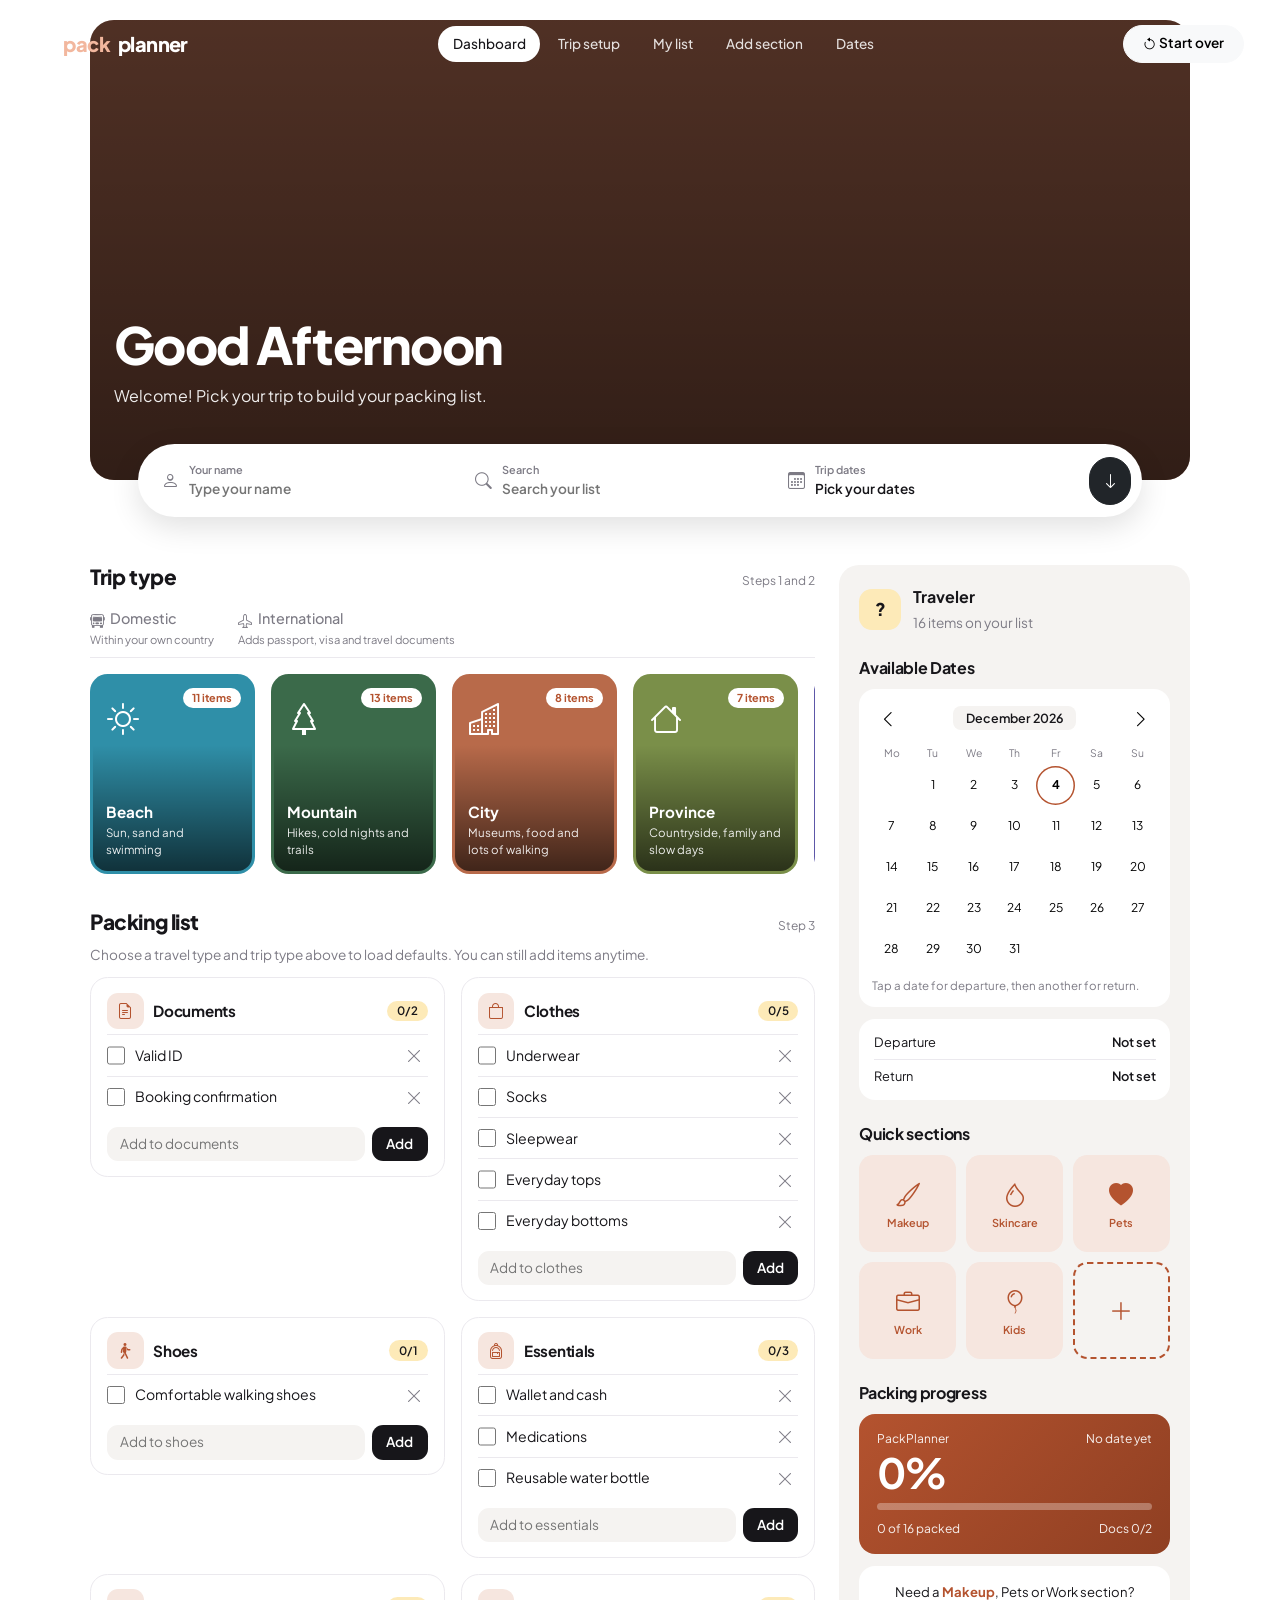
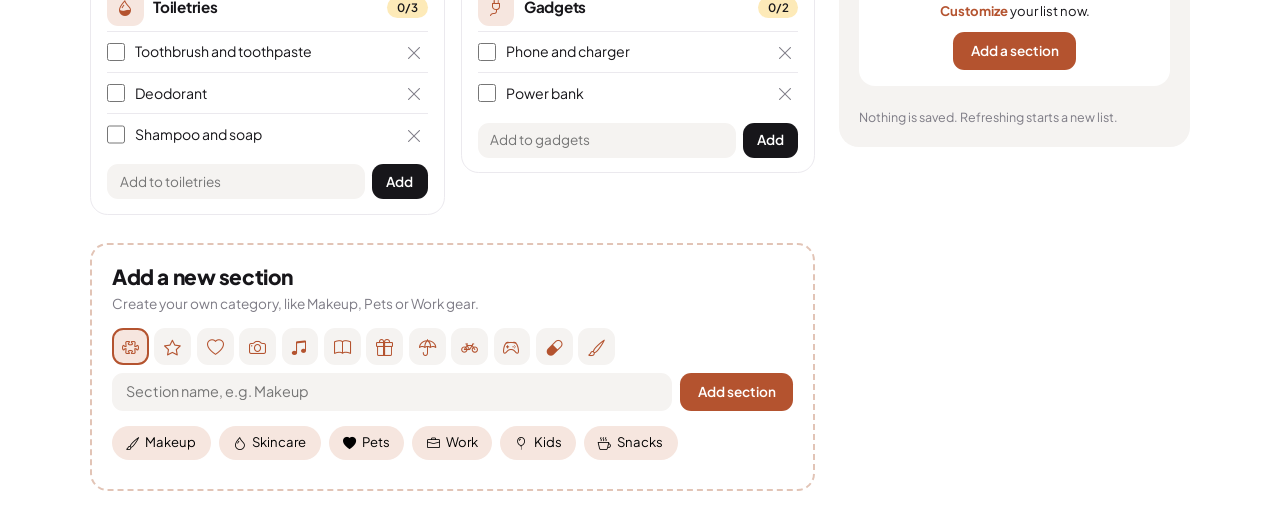
<file: activity-02-json/index.html>
<!doctype html>
<html lang="en">
<head>
  <meta charset="utf-8">
  <meta name="viewport" content="width=device-width, initial-scale=1">
  <title>PackPlanner</title>
  <link rel="preconnect" href="https://fonts.googleapis.com">
  <link rel="preconnect" href="https://fonts.gstatic.com" crossorigin>
  <link href="https://fonts.googleapis.com/css2?family=Plus+Jakarta+Sans:wght@400;500;600;700;800&display=swap" rel="stylesheet">
  <link href="https://cdn.jsdelivr.net/npm/bootstrap@5.3.8/dist/css/bootstrap.min.css" rel="stylesheet"
    integrity="sha384-sRIl4kxILFvY47J16cr9ZwB07vP4J8+LH7qKQnuqkuIAvNWLzeN8tE5YBujZqJLB" crossorigin="anonymous">
  <link href="https://cdn.jsdelivr.net/npm/bootstrap-icons@1.11.3/font/bootstrap-icons.min.css" rel="stylesheet">
  <link href="assets/style.css" rel="stylesheet">
</head>
<body>
  <div class="page container-xl">

    <!-- HERO + NAV -->
    <header class="hero" id="top">
      <div class="nav-shell">
        <nav class="navbar navbar-expand-lg navbar-dark site-nav" id="siteNav" aria-label="Main">
          <a class="navbar-brand logo d-flex align-items-center gap-2" href="#top">
            <i class="bi bi-geo-alt-fill" aria-hidden="true"></i> <span>pack</span>planner
          </a>
          <button class="navbar-toggler border-0" type="button" data-bs-toggle="collapse" data-bs-target="#menu"
            aria-controls="menu" aria-expanded="false" aria-label="Toggle menu">
            <span class="navbar-toggler-icon"></span>
          </button>
          <div class="collapse navbar-collapse" id="menu">
            <ul class="navbar-nav mx-auto gap-lg-1 py-2 py-lg-0">
              <li class="nav-item"><button class="nav-btn active" data-go="top"> Dashboard</button></li>
              <li class="nav-item"><button class="nav-btn" data-go="plan"> Trip setup</button></li>
              <li class="nav-item"><button class="nav-btn" data-go="list"> My list</button></li>
              <li class="nav-item"><button class="nav-btn" data-go="addSec"> Add section</button></li>
              <li class="nav-item"><button class="nav-btn" data-go="dates"> Dates</button></li>
            </ul>
            <button class="btn btn-light btn-pill" id="btnReset" type="button">
              <i class="bi bi-arrow-counterclockwise" aria-hidden="true"></i> Start over
            </button>
          </div>
        </nav>
      </div>

      <div class="hero-copy px-3 px-md-4">
        <h1 id="greeting"></h1>
        <p id="greetSub"></p>
      </div>
    </header>

    <!-- FLOATING BAR: name, search, dates -->
    <div class="planner" role="search">
      <div class="row g-2 align-items-center">
        <div class="col-6 col-lg">
          <label class="field" for="nameInput">
            <i class="bi bi-person" aria-hidden="true"></i>
            <span><small>Your name</small>
              <input id="nameInput" maxlength="20" placeholder="Type your name" autocomplete="given-name"></span>
          </label>
        </div>
        <div class="col-6 col-lg">
          <label class="field" for="search">
            <i class="bi bi-search" aria-hidden="true"></i>
            <span><small>Search</small>
              <input id="search" type="search" placeholder="Search your list"></span>
          </label>
        </div>
        <div class="col-12 col-lg">
          <button type="button" class="field text-start border-0" data-go="dates">
            <i class="bi bi-calendar3" aria-hidden="true"></i>
            <span><small>Trip dates</small><b id="barDates">Pick your dates</b></span>
          </button>
        </div>
        <div class="col-12 col-lg-auto">
          <button class="btn btn-dark btn-go w-100" type="button" data-go="list" aria-label="Go to my list">
            <i class="bi bi-arrow-down" aria-hidden="true"></i><span class="ms-2 d-lg-none">Go to my list</span>
          </button>
        </div>
      </div>
    </div>

    <div class="row g-4 mt-0">
      <main class="col-lg-8 center">

        <section class="block" id="plan">
          <div class="row-h">
            <h2>Trip type</h2><span class="step-tag">Steps 1 and 2</span>
          </div>
          <div class="tabs" id="travelTabs" role="group" aria-label="Travel type"></div>
          <div class="trip-track" id="tripTrack"></div>
        </section>

        <section class="block" id="list">
          <div class="row-h">
            <h2>Packing list</h2><span class="step-tag">Step 3</span>
          </div>
          <p class="sub" id="listSub"></p>
          <div id="doneBanner"></div>
          <div class="cat-grid" id="catGrid"></div>
        </section>

        <section class="block add-sec" id="addSec">
          <h2>Add a new section</h2>
          <p class="sub">Create your own category, like Makeup, Pets or Work gear.</p>
          <form id="secForm" class="sec-form">
            <div class="icon-pick" id="iconPick" role="radiogroup" aria-label="Section icon"></div>
            <input class="in grow" id="secName" maxlength="30" placeholder="Section name, e.g. Makeup" aria-label="Section name">
            <button class="btn-p" type="submit">Add section</button>
          </form>
          <div class="chips" id="chips"></div>
          <p class="note" id="secMsg" role="status"></p>
        </section>
      </main>

      <aside class="col-lg-4">
        <div class="right">
          <div class="profile">
            <span class="avatar" id="avatar">?</span>
            <div>
              <strong id="profileName">Traveler</strong>
              <div class="sub" id="profileSub"></div>
            </div>
          </div>

          <h3 id="dates">Available Dates</h3>
          <div class="cal" id="calendar"></div>
          <div class="tl" id="timeline"></div>

          <h3>Quick sections</h3>
          <div class="tiles" id="tiles"></div>

          <h3>Packing progress</h3>
          <div class="pcard">
            <div class="pc-top"><span>PackPlanner</span><span id="pcDays"></span></div>
            <div class="pc-big" id="bigPct">0%</div>
            <div class="pc-bar"><span id="barFill"></span></div>
            <div class="pc-foot"><span id="packText"></span><span id="docsText"></span></div>
          </div>

          <div class="promo">
            <p>Need a <b>Makeup</b>, Pets or Work section? <b>Customize</b> your list now.</p>
            <button class="btn-p" type="button" data-go="addSec">Add a section</button>
          </div>
          <p class="note">Nothing is saved. Refreshing starts a new list.</p>
        </div>
      </aside>
    </div>
  </div>

  <script src="https://cdn.jsdelivr.net/npm/bootstrap@5.3.8/dist/js/bootstrap.bundle.min.js"
    integrity="sha384-FKyoEForCGlyvwx9Hj09JcYn3nv7wiPVlz7YYwJrWVcXK/BmnVDxM+D2scQbITxI"
    crossorigin="anonymous"></script>
  <script src="assets/script.js"></script>
</body>
</html>
</file>
<file: activity-02-json/assets/style.css>
:root {
  --p: #b4532f; --p-dark: #96411f; --p-soft: #f6e6df; --ink: #17161a; --muted: #7d7b85;
  --line: #ebe9ee; --panel: #f5f3f1; --mint: #dff1e6; --amber: #fdeab8;
}
body { background: #fff; color: var(--ink); font-family: "Plus Jakarta Sans", system-ui, sans-serif; }
.page { padding: .75rem; }
button, input, select { font-family: inherit; }
button:focus-visible, input:focus-visible, a:focus-visible { outline: 3px solid var(--p); outline-offset: 2px; }
h1, h2, h3, h5 { margin: 0; letter-spacing: -.02em; }
h2 { font-size: 1.3rem; font-weight: 800; }
.sub { color: var(--muted); font-size: .85rem; margin: .25rem 0 0; }
.note { font-size: .78rem; color: var(--muted); margin: .6rem 0 0; }
.bi { vertical-align: -.125em; }

/* Hero */
.hero { position: relative; min-height: 400px; border-radius: 1.5rem; overflow: hidden; background: #7a4a38 center / cover no-repeat;
  display: flex; flex-direction: column; justify-content: space-between; padding-bottom: 4.5rem; }
.hero::before { content: ""; position: absolute; inset: 0; background: linear-gradient(180deg, rgba(0,0,0,.35), rgba(0,0,0,.6)); }
.hero > * { position: relative; }
.logo { font-weight: 800; letter-spacing: -.03em; color: #fff; }
.logo span { color: #f2b79e; }
.nav-btn { border: 0; background: none; color: rgba(255,255,255,.85); padding: .5rem .9rem; border-radius: 999px; font-size: .85rem; font-weight: 500; width: 100%; text-align: left; }
.nav-btn .bi { margin-right: .35rem; }
.nav-btn:hover { background: rgba(255,255,255,.15); color: #fff; }
.nav-btn.active { background: #fff; color: var(--ink); }
.btn-pill { border-radius: 999px; padding: .45rem 1.2rem; font-size: .85rem; font-weight: 600; }
.hero-copy { color: #fff; margin-top: 3rem; max-width: 620px; }
.hero-copy h1 { font-size: clamp(2rem, 6.5vw, 3.2rem); font-weight: 800; line-height: 1.05; letter-spacing: -.03em; }
.hero-copy p { margin: .75rem 0 0; opacity: .92; }

/* Floating bar */
.planner { position: relative; z-index: 2; background: #fff; border-radius: 1.25rem; box-shadow: 0 10px 30px rgba(0,0,0,.12); padding: .75rem; margin: -3.25rem .5rem 1.5rem; }
.field { display: flex; align-items: center; gap: .6rem; background: var(--panel); border-radius: .9rem; padding: .55rem .8rem; width: 100%; color: var(--ink); cursor: pointer; }
.field > .bi { color: var(--muted); font-size: 1.05rem; }
.field > span { display: flex; flex-direction: column; min-width: 0; flex: 1; }
.field small { font-size: .68rem; color: var(--muted); font-weight: 600; }
.field input { border: 0; background: transparent; padding: 0; font-size: .85rem; font-weight: 600; width: 100%; outline: none; }
.field b { font-size: .85rem; font-weight: 600; white-space: nowrap; overflow: hidden; text-overflow: ellipsis; }
.btn-go { border-radius: 999px; height: 3rem; display: inline-flex; align-items: center; justify-content: center; }

/* Main */
.center { min-width: 0; }
.block { margin-top: 1.75rem; scroll-margin-top: 1rem; }
.center .block:first-child { margin-top: 0; }
.row-h { display: flex; align-items: baseline; justify-content: space-between; margin-bottom: .6rem; }
.step-tag { font-size: .75rem; color: var(--muted); }
.btn-p { background: var(--p); color: #fff; border: 0; border-radius: .7rem; padding: .55rem 1.1rem; font-size: .85rem; font-weight: 600; }
.btn-p:hover { background: var(--p-dark); }

.tabs { display: flex; gap: 1.5rem; border-bottom: 1px solid var(--line); margin-bottom: 1rem; overflow-x: auto; }
.tab { border: 0; background: none; padding: .5rem 0; color: var(--muted); font-size: .9rem; font-weight: 500; border-bottom: 2px solid transparent; margin-bottom: -1px; text-align: left; white-space: nowrap; }
.tab.on { color: var(--ink); font-weight: 700; border-bottom-color: var(--p); }
.tab small { display: block; font-size: .7rem; font-weight: 400; }
.tab .bi { margin-right: .25rem; }
.tab:hover { color: var(--p); }

.trip-track { display: grid; grid-auto-flow: column; grid-auto-columns: minmax(165px, 1fr); gap: 1rem; overflow-x: auto; padding-bottom: .5rem; scroll-snap-type: x proximity; }
.dest { height: 200px; border: 3px solid transparent; border-radius: 1.1rem; color: #fff; text-align: left; position: relative; overflow: hidden; scroll-snap-align: start;
  display: flex; flex-direction: column; justify-content: flex-end; padding: .8rem; background-size: cover; background-position: center; }
.dest::before { content: ""; position: absolute; inset: 0; background: linear-gradient(180deg, transparent 35%, rgba(0,0,0,.65)); }
.dest > * { position: relative; }
.dest.sel { border-color: var(--p); box-shadow: 0 0 0 3px #fff inset; }
.dest .big-e { position: absolute; top: .8rem; left: .9rem; font-size: 2rem; }
.dest .pill { position: absolute; top: .7rem; right: .7rem; background: #fff; color: var(--p); font-size: .68rem; font-weight: 700; padding: .1rem .55rem; border-radius: 999px; }
.dest strong { font-size: .95rem; } .dest small { font-size: .72rem; opacity: .92; }
.g0 { background-color: #2f8fa8; } .g1 { background-color: #3b6a4a; } .g2 { background-color: #b86a4a; } .g3 { background-color: #7a8f49; } .g4 { background-color: #5d57a8; }

.cat-grid { display: grid; grid-template-columns: repeat(2, minmax(0, 1fr)); gap: 1rem; margin-top: .75rem; }
.cat { border: 1px solid var(--line); border-radius: 1.1rem; padding: .9rem 1rem; background: #fff; align-self: start; }
.cat-head { display: flex; align-items: center; gap: .6rem; margin-bottom: .3rem; }
.cat-ico { width: 2.3rem; height: 2.3rem; display: grid; place-items: center; background: var(--p-soft); border-radius: .7rem; color: var(--p); }
.cat-head h5 { flex: 1; font-size: .95rem; font-weight: 700; }
.tag { font-size: .72rem; font-weight: 600; border-radius: 999px; padding: .1rem .6rem; background: var(--amber); }
.tag.done { background: var(--mint); }
.item-row { display: flex; align-items: center; gap: .6rem; padding: .5rem 0; border-top: 1px solid var(--line); font-size: .88rem; }
.item-row input { width: 1.15rem; height: 1.15rem; margin: 0; accent-color: var(--p); cursor: pointer; flex: none; }
.item-row label { flex: 1; cursor: pointer; }
.item-row input:checked + label { text-decoration: line-through; color: var(--muted); }
.x { border: 0; background: none; color: var(--muted); font-size: 1rem; line-height: 1; padding: .2rem .35rem; }
.x:hover { color: #c0392b; }
.empty { font-size: .85rem; color: var(--muted); padding: .5rem 0; }
.add-form { display: flex; gap: .4rem; margin-top: .6rem; }
.add-form input { border: 0; background: var(--panel); border-radius: .7rem; padding: .45rem .8rem; font-size: .85rem; flex: 1; min-width: 0; }
.add-form button { border: 0; background: var(--ink); color: #fff; border-radius: .7rem; padding: .45rem .9rem; font-size: .85rem; font-weight: 600; }
.done-banner { background: var(--mint); border-radius: .9rem; padding: .7rem 1rem; margin-top: .75rem; font-size: .9rem; }

.add-sec { border: 2px dashed #e2c4b6; border-radius: 1.1rem; padding: 1.25rem; }
.sec-form { display: flex; flex-wrap: wrap; gap: .5rem; margin: .9rem 0; }
.in { border: 0; background: var(--panel); border-radius: .7rem; padding: .5rem .9rem; font-size: .9rem; min-width: 0; }
.grow { flex: 1 1 180px; }
.icon-pick { display: flex; flex-wrap: wrap; gap: .35rem; flex-basis: 100%; }
.icon-btn { width: 2.3rem; height: 2.3rem; border: 2px solid transparent; border-radius: .7rem; background: var(--panel); color: var(--p); font-size: 1.05rem; }
.icon-btn:hover { background: var(--p-soft); }
.icon-btn.on { border-color: var(--p); background: var(--p-soft); }
.chips { display: flex; flex-wrap: wrap; gap: .5rem; }
.chip { border: 0; background: var(--p-soft); border-radius: 999px; padding: .4rem .9rem; font-size: .82rem; }
.chip:hover { background: var(--p); color: #fff; }
.chip .bi { margin-right: .25rem; }

/* Right panel */
.right { background: var(--panel); border-radius: 1.25rem; padding: 1.25rem; display: flex; flex-direction: column; gap: .75rem; }
.right h3 { font-size: 1rem; font-weight: 700; margin-top: .75rem; }
.profile { display: flex; gap: .75rem; align-items: center; }
.avatar { width: 2.6rem; height: 2.6rem; border-radius: .8rem; background: var(--amber); display: grid; place-items: center; font-weight: 800; font-size: 1.1rem; flex: none; }
.cal { background: #fff; border-radius: 1rem; padding: .8rem; }
.cal-head { display: flex; align-items: center; justify-content: space-between; margin-bottom: .5rem; }
.cal-month { background: var(--panel); border-radius: .5rem; padding: .15rem .8rem; font-size: .78rem; font-weight: 600; }
.cal-nav { border: 0; background: none; font-size: 1.1rem; width: 2rem; height: 2rem; border-radius: 50%; }
.cal-nav:hover { background: var(--p-soft); }
.cal-grid { display: grid; grid-template-columns: repeat(7, 1fr); gap: 2px; text-align: center; }
.cal-dow { font-size: .65rem; color: var(--muted); padding: .2rem 0; }
.cal-day { border: 0; background: none; aspect-ratio: 1; border-radius: 50%; font-size: .75rem; padding: 0; }
.cal-day:hover { background: var(--p-soft); }
.cal-day.today { box-shadow: inset 0 0 0 1.5px var(--p); font-weight: 700; }
.cal-day.range { background: var(--p-soft); border-radius: 0; }
.cal-day.edge { background: var(--p); color: #fff; border-radius: 50%; }
.cal-hint { font-size: .72rem; color: var(--muted); margin: .5rem 0 0; }
.tl { background: #fff; border-radius: 1rem; padding: .4rem .9rem; }
.tl-row { display: flex; justify-content: space-between; gap: .75rem; padding: .45rem 0; border-top: 1px solid var(--line); font-size: .8rem; }
.tl-row:first-child { border-top: 0; } .tl-row span:last-child { font-weight: 600; text-align: right; }

.tiles { display: grid; grid-template-columns: repeat(3, 1fr); gap: .6rem; }
.tile { aspect-ratio: 1; border: 0; border-radius: .9rem; background: var(--p-soft); display: flex; flex-direction: column; align-items: center; justify-content: center; gap: .2rem; font-size: .68rem; color: var(--p); font-weight: 600; }
.tile .bi { font-size: 1.5rem; } .tile:hover { background: var(--p); color: #fff; }
.tile.plus { background: none; border: 2px dashed var(--p); }

.pcard { background: linear-gradient(135deg, #b4532f, #8f3f22); color: #fff; border-radius: 1rem; padding: 1rem 1.1rem; }
.pc-top, .pc-foot { display: flex; justify-content: space-between; gap: .5rem; font-size: .75rem; opacity: .92; }
.pc-big { font-size: 2.6rem; font-weight: 700; letter-spacing: -.04em; line-height: 1.2; }
.pc-bar { height: .45rem; background: rgba(255,255,255,.3); border-radius: 999px; margin: .3rem 0 .6rem; }
.pc-bar span { display: block; height: 100%; width: 0; background: #fff; border-radius: 999px; transition: width .25s; }
.promo { background: #fff; border-radius: 1rem; padding: 1rem; text-align: center; font-size: .82rem; }
.promo p { margin-bottom: .7rem; } .promo b { color: var(--p); }

@media (min-width: 992px) {
  .page { padding: 1.25rem; }
  .hero { min-height: 460px; }
  .nav-btn { width: auto; }
  .planner { margin: -2.25rem 3rem 1.5rem; border-radius: 999px; padding: .6rem .7rem; }
  .field { background: transparent; }
}
@media (min-width: 768px) and (max-width: 991.98px) { .tiles { grid-template-columns: repeat(4, 1fr); } }
@media (max-width: 767.98px) { .cat-grid { grid-template-columns: 1fr; } .hero-copy { margin-top: 2rem; } }
@media (prefers-reduced-motion: reduce) { * { transition: none !important; } }

/* Navbar: normal state, then floating capsule on scroll */
.nav-shell { height: 4.5rem; }            /* keeps the hero layout in place */

.site-nav {
  --nav-fg: #fff;
  --nav-fg-soft: rgba(255, 255, 255, .85);
  --nav-active-bg: #fff;
  --nav-active-fg: var(--ink);

  position: fixed; top: .75rem; left: 50%; z-index: 1030;
  width: min(calc(100% - 1.5rem), 1272px);
  transform: translateX(-50%);
  padding: .75rem 1.25rem;
  border-radius: 1.5rem;
  background: rgba(255, 255, 255, 0);
  box-shadow: 0 0 0 rgba(0, 0, 0, 0);
  -webkit-backdrop-filter: blur(0); backdrop-filter: blur(0);
  transition:
    width .45s cubic-bezier(.4, 0, .2, 1),
    top .45s cubic-bezier(.4, 0, .2, 1),
    padding .45s cubic-bezier(.4, 0, .2, 1),
    background-color .35s ease,
    box-shadow .35s ease,
    backdrop-filter .35s ease;
}

.site-nav.is-capsule {
  --nav-fg: var(--ink);
  --nav-fg-soft: #55535c;
  --nav-active-bg: var(--ink);
  --nav-active-fg: #fff;

  top: .6rem;
  width: min(calc(100% - 1.5rem), 920px);
  padding: .45rem .6rem .45rem 1.1rem;
  background: rgba(255, 255, 255, .88);
  box-shadow: 0 8px 28px rgba(0, 0, 0, .16);
  -webkit-backdrop-filter: blur(12px); backdrop-filter: blur(12px);
}

/* colors follow the variables above */
.site-nav .logo { color: var(--nav-fg); transition: color .3s ease; }
.site-nav.is-capsule .logo span { color: var(--p); }
.site-nav .nav-btn { color: var(--nav-fg-soft); transition: background-color .3s ease, color .3s ease; }
.site-nav .nav-btn:hover { background: rgba(127, 127, 127, .15); color: var(--nav-fg); }
.site-nav .nav-btn.active { background: var(--nav-active-bg); color: var(--nav-active-fg); }
.site-nav.is-capsule .nav-btn { padding: .4rem .75rem; }
.site-nav.is-capsule .btn-pill { background: var(--ink); border-color: var(--ink); color: #fff; }
.site-nav.is-capsule .navbar-toggler-icon { filter: invert(1); }

@media (min-width: 992px) {
  .site-nav, .site-nav.is-capsule { border-radius: 999px; }
  .site-nav { padding: .75rem 1.5rem; }
  .site-nav.is-capsule { padding: .45rem .6rem .45rem 1.1rem; }
}

/* so section jumps do not hide under the fixed bar */
.block { scroll-margin-top: 5rem; }
</file>
